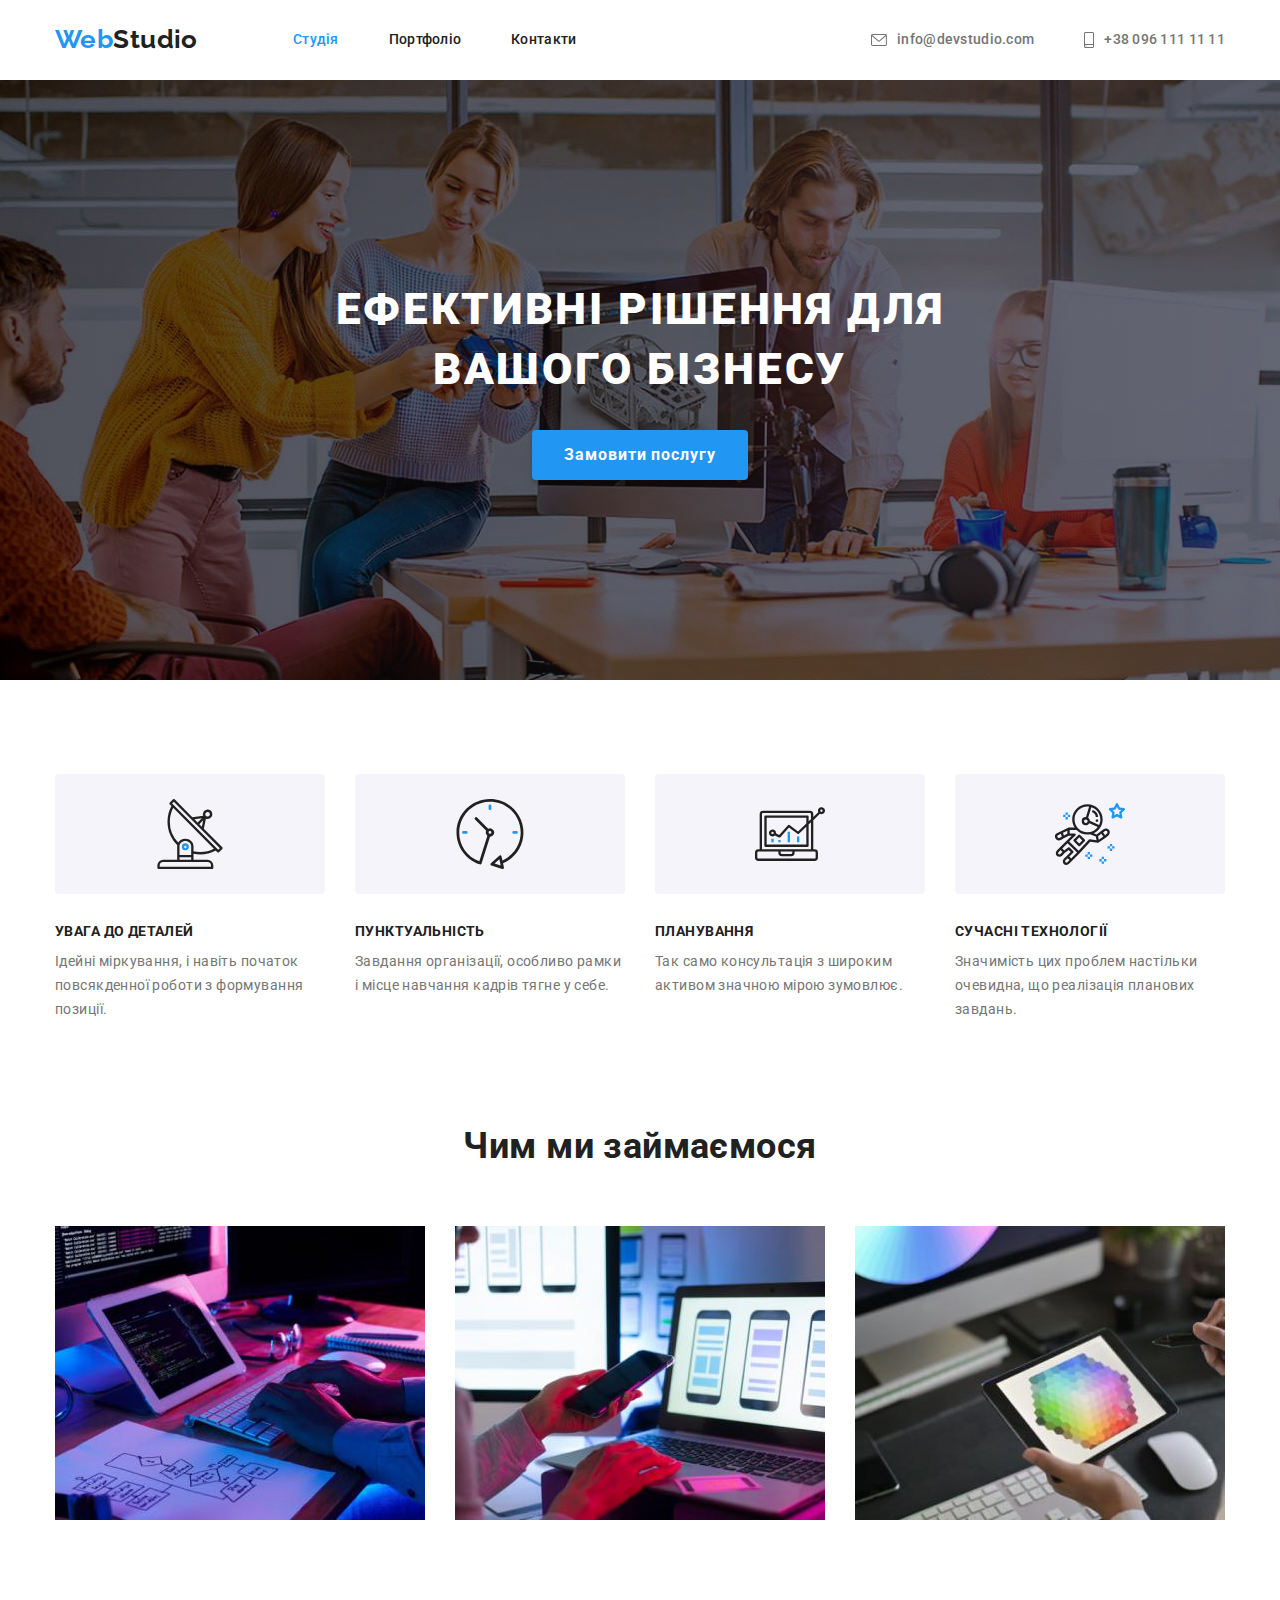
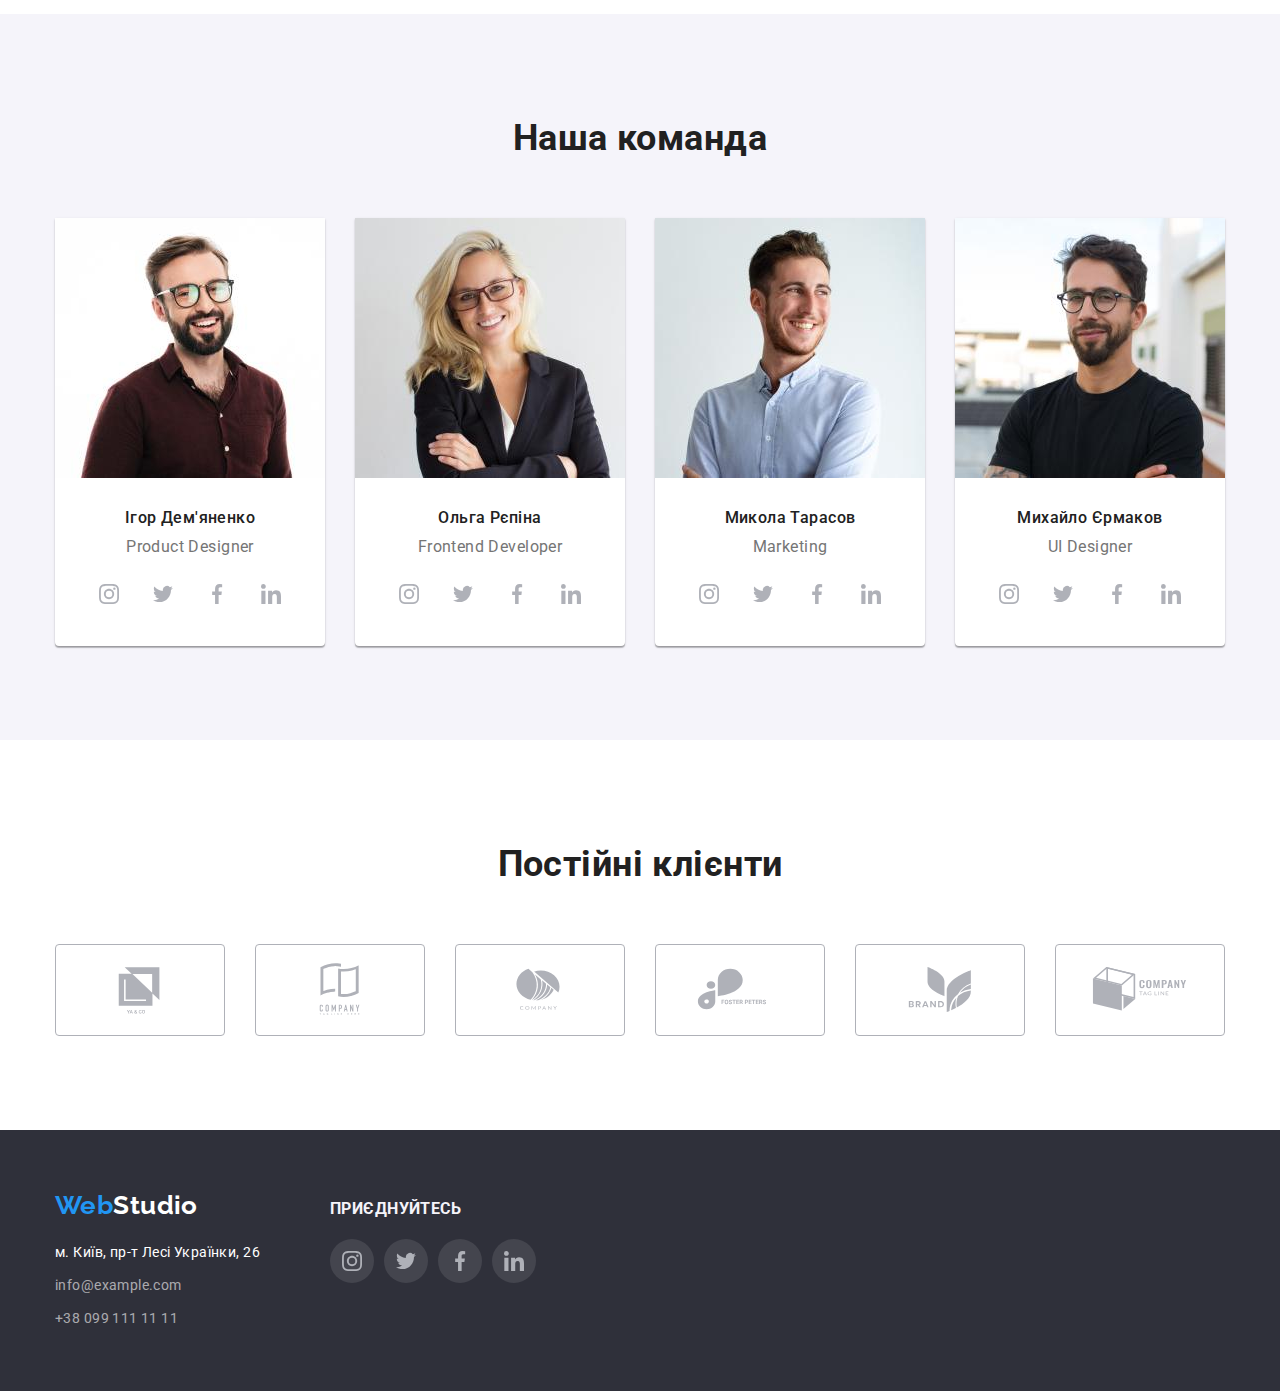
<file: index.html>
<!DOCTYPE html>
<html lang="uk">

<head>
   <meta charset="UTF-8">
   <meta http-equiv="X-UA-Compatible" content="IE=edge">
   <meta name="viewport" content="width=device-width, initial-scale=1.0">
   <title>WebStudio</title>
   <link rel="preconnect" href="https://fonts.googleapis.com">
   <link rel="preconnect" href="https://fonts.gstatic.com" crossorigin>
   <link href="https://fonts.googleapis.com/css2?family=Raleway:wght@700&family=Roboto:wght@400;500;700;900&display=swap" rel="stylesheet">
   <link rel="stylesheet" href="https://cdnjs.cloudflare.com/ajax/libs/modern-normalize/1.1.0/modern-normalize.css">
   <link rel="stylesheet" href="./css/styles.css">
</head>

<body>

   <header>
      <div class="header container">
         <nav class="nav-container">
            <a class="logo-up" href="./index.html" lang="en"><span class="web-logo">Web</span>Studio</a>
            <ul class="navigations list">
               <li class="item"><a class="navigation activity list" href="./index.html">Студія</a></li>
               <li class="item"><a class="navigation list" href="./portfolio.html">Портфоліо</a></li>
               <li class="item"><a class="navigation list" href="#contacts">Контакти</a></li>
            </ul>
         </nav>
         <ul class="up-contact list">
            <li class="item"><a class="up-contacts list" href="mailto:info@devstudio.com">
               <svg class="envelope-icon">
                  <use class="envelope" href="./images/icon.svg#icon-envelope"></use>
               </svg>info@devstudio.com</a></li>
            <li class="item"><a class="up-contacts list" class="tel" href="tel:+380961111111">
               <svg class="smartphone-icon">
                  <use class="smartphone" href="./images/icon.svg#icon-smartphone"></use>
               </svg>+38 096 111 11 11</a></li>
         </ul>
      </div>    
   </header>

   <main>
      <section class="mainbox">
         <h1 class="main">Ефективні рішення для<br>вашого бізнесу</h1>
         <button type="button" class="button">Замовити послугу</button>
      </section>

      <section class="advantage">       
         <div class="container">
            <h2 class="hide">Наші переваги</h2>
            <ul class="advantages list">
               <li class="item">
                  <div class="advantages-block">
                     <svg class="advantages-icon">
                        <use class="antenna" href="./images/icon.svg#icon-antenna"></use>
                     </svg>
                  </div>
                  <h3 class="h3">Увага до деталей</h3>
                  <p class="p">Ідейні міркування, і навіть початок повсякденної роботи з формування позиції.</p>
               </li>
               <li class="item">
                  <div class="advantages-block">
                     <svg class="advantages-icon">
                        <use class="clock" href="./images/icon.svg#icon-clock"></use>
                     </svg>
                  </div> 
                  <h3 class="h3">Пунктуальність</h3>
                  <p class="p">Завдання організації, особливо рамки і місце навчання кадрів тягне у себе.</p>
               </li>
               <li class="item">
                  <div class="advantages-block">
                     <svg class="advantages-icon">
                        <use class="diagram" href="./images/icon.svg#icon-diagram"></use>
                     </svg>
                  </div> 
                  <h3 class="h3">Планування</h3>
                  <p class="p">Так само консультація з широким активом значною мірою зумовлює.</p>
               </li>
               <li class="item">
                  <div class="advantages-block">
                     <svg class="advantages-icon">
                        <use class="astronaut" href="./images/icon.svg#icon-astronaut"></use>
                     </svg>
                  </div> 
                  <h3 class="h3">Сучасні технології</h3>
                  <p class="p">Значимість цих проблем настільки очевидна, що реалізація планових завдань.</p>
               </li>
            </ul>
         </div>      
      </section>

      <section class="work-main">
         <div class="container">
            <h2 class="work">Чим ми займаємося</h2>
            <ul class="work-pics list">
               <li class="item"><img class="image" src="./images/box1.jpg" alt="page1" width="370" height="294"></li>
               <li class="item"><img class="image" src="./images/img.jpg" alt="page2" width="370" height="294"></li>
               <li class="item"><img class="image" src="./images/img1.jpg" alt="page3" width="370" height="294"></li>
            </ul>
         </div>
      </section>

      <section class="team">
         <div class="container">
            <h2 class="h2">Наша команда</h2>
            <ul class="team-comand list">
               <li class="teams">
                  <img class="image" src="./images/img2.jpg" alt="Игорь Демьяненко" width="270" height="260">
                  <div class="comand">
                     <h3 class="h3">Ігор Дем'яненко</h3>
                     <p class="p" lang="en">Product Designer</p>
                     <ul class="list social-networks">
                        <li>
                           <a href="#" class="icon-block">
                              <svg class="team-icon">
                                 <use href="./images/icon.svg#icon-instagram"></use>
                              </svg> 
                           </a> 
                        </li>
                        <li>
                           <a href="#" class="icon-block">
                              <svg class="team-icon">
                                 <use href="./images/icon.svg#icon-twitter"></use>
                              </svg>
                           </a> 
                        </li>
                        <li>
                           <a href="#" class="icon-block">
                              <svg class="team-icon">
                                 <use href="./images/icon.svg#icon-facebook"></use>
                              </svg>
                           </a>
                        </li>
                        <li>
                           <a href="#" class="icon-block">
                              <svg class="team-icon">
                                 <use href="./images/icon.svg#icon-linkedin"></use>
                              </svg>
                           </a> 
                        </li>
                     </ul>
                  </div>
               </li>
               <li class="teams">
                  <img class="image" src="./images/img3.jpg" alt="Ольга Репина" width="270" height="260">
                  <div class="comand">
                     <h3 class="h3">Ольга Рєпіна</h3>
                     <p class="p" lang="en">Frontend Developer</p>
                     <ul class="list social-networks">
                        <li>
                           <a href="#" class="icon-block">
                              <svg class="team-icon">
                                 <use href="./images/icon.svg#icon-instagram"></use>
                              </svg>
                           </a> 
                        </li>
                        <li>
                           <a href="#" class="icon-block">
                              <svg class="team-icon">
                                 <use href="./images/icon.svg#icon-twitter"></use>
                              </svg>
                           </a> 
                        </li>
                        <li>
                           <a href="#" class="icon-block">
                              <svg class="team-icon">
                                 <use href="./images/icon.svg#icon-facebook"></use>
                              </svg>
                           </a> 
                        </li>
                        <li>
                           <a href="#" class="icon-block">
                              <svg class="team-icon">
                                 <use href="./images/icon.svg#icon-linkedin"></use>
                              </svg>
                           </a> 
                        </li>
                     </ul>
                  </div>
               </li>
               <li class="teams">
                  <img class="image" src="./images/img4.jpg" alt="Николай Тарасов" width="270" height="260">
                  <div class="comand">
                     <h3 class="h3">Микола Тарасов</h3>
                     <p class="p" lang="en">Marketing</p>
                     <ul class="list social-networks">
                        <li>
                           <a href="#" class="icon-block">
                              <svg class="team-icon">
                                 <use href="./images/icon.svg#icon-instagram"></use>
                              </svg>
                           </a> 
                        </li>
                        <li>
                           <a href="#" class="icon-block">
                              <svg class="team-icon">
                                 <use href="./images/icon.svg#icon-twitter"></use>
                              </svg>
                           </a> 
                        </li>
                        <li>
                           <a href="#" class="icon-block">
                              <svg class="team-icon">
                                 <use href="./images/icon.svg#icon-facebook"></use>
                              </svg>
                           </a> 
                        </li>
                        <li>
                           <a href="#" class="icon-block">
                              <svg class="team-icon">
                                 <use href="./images/icon.svg#icon-linkedin"></use>
                              </svg>
                           </a> 
                        </li>
                     </ul>
                  </div>
               </li>
               <li class="teams">
                  <img class="image" src="./images/img5.jpg" alt="Михаил Ермаков" width="270" height="260">
                  <div class="comand">
                     <h3 class="h3">Михайло Єрмаков</h3>
                     <p class="p" lang="en">UI Designer</p>
                     <ul class="list social-networks">
                        <li>
                           <a href="#" class="icon-block">
                              <svg class="team-icon">
                                 <use href="./images/icon.svg#icon-instagram"></use>
                              </svg>
                           </a> 
                        </li>
                        <li>
                           <a href="#" class="icon-block">
                              <svg class="team-icon">
                                 <use href="./images/icon.svg#icon-twitter"></use>
                              </svg>
                           </a> 
                        </li>
                        <li>
                           <a href="#" class="icon-block">
                              <svg class="team-icon">
                                 <use href="./images/icon.svg#icon-facebook"></use>
                              </svg>
                           </a> 
                        </li>
                        <li>
                           <a href="#" class="icon-block">
                              <svg class="team-icon">
                                 <use href="./images/icon.svg#icon-linkedin"></use>
                              </svg>
                           </a> 
                        </li>
                     </ul>
                  </div>
               </li>
            </ul>
         </div>
      </section>

      <section class="clients">
         <div class="container">
            <h2 class="h2">Постійні клієнти</h2>
            <ul class="clients-list list">
               <li>
                  <a href="#" class="clients-link">
                     <svg class="clients-icon">
                        <use href="./images/icon.svg#icon-logo6"></use>
                     </svg>
                  </a> 
               </li>
               <li>
                  <a href="#" class="clients-link">
                     <svg class="clients-icon">
                        <use href="./images/icon.svg#icon-logo1"></use>
                     </svg>
                  </a> 
               </li>
               <li>
                  <a href="#" class="clients-link">
                     <svg class="clients-icon">
                        <use href="./images/icon.svg#icon-logo2"></use>
                     </svg>
                  </a> 
               </li>
               <li>
                  <a href="#" class="clients-link">
                     <svg class="clients-icon">
                        <use href="./images/icon.svg#icon-logo3"></use>
                     </svg>
                  </a> 
               </li>
               <li>
                  <a href="#" class="clients-link">
                     <svg class="clients-icon">
                        <use href="./images/icon.svg#icon-logo4"></use>
                     </svg>
                  </a> 
               </li>
               <li>
                  <a href="#" class="clients-link">
                     <svg class="clients-icon">
                        <use href="./images/icon.svg#icon-logo5"></use>
                     </svg>
                  </a> 
               </li>
            </ul>
         </div>
      </section>
   </main>

   <footer class="footer">
      <div class="container footer-container">
         <div class="logo-adress">
            <a class="logo-dawn list" href="./index.html" lang="en" id="contacts"><span class="web-logo">Web</span>Studio</a>
            <address>
               <ul class="footer-adress list">
                  <li class="footer-contact"><a class="adress list" href="https://goo.gl/maps/z82UU6WXsoL5wAdY8" target="_blank"
                        rel="noopener noreferrer">м. Київ, пр-т Лесі Українки, 26</a></li>
                  <li class="footer-contact"><a class="dawn-contacts list" href="mailto:info@example.com">info@example.com</a></li>
                  <li class="footer-contact"><a class="dawn-contacts list" href="tel:+380991111111">+38 099 111 11 11</a></li>
               </ul>
            </address>
         </div>
         <div class="invitation">
            <h3 class="p">приєднуйтесь</h3>
            <ul class="list social-networks">
               <li>
                  <a href="#" class="icon-block">
                     <svg class="team-icon">
                        <use href="./images/icon.svg#icon-instagram"></use>
                     </svg>
                  </a>
               </li>
               <li>
                  <a href="#" class="icon-block">
                     <svg class="team-icon">
                        <use href="./images/icon.svg#icon-twitter"></use>
                     </svg>
                  </a>
               </li>
               <li>
                  <a href="#" class="icon-block">
                     <svg class="team-icon">
                        <use href="./images/icon.svg#icon-facebook"></use>
                     </svg>
                  </a>
               </li>
               <li>
                  <a href="#" class="icon-block">
                     <svg class="team-icon">
                        <use href="./images/icon.svg#icon-linkedin"></use>
                     </svg>
                  </a>
               </li>
            </ul>
         </div>

      </div>
   </footer>

</body>

</html>
</file>
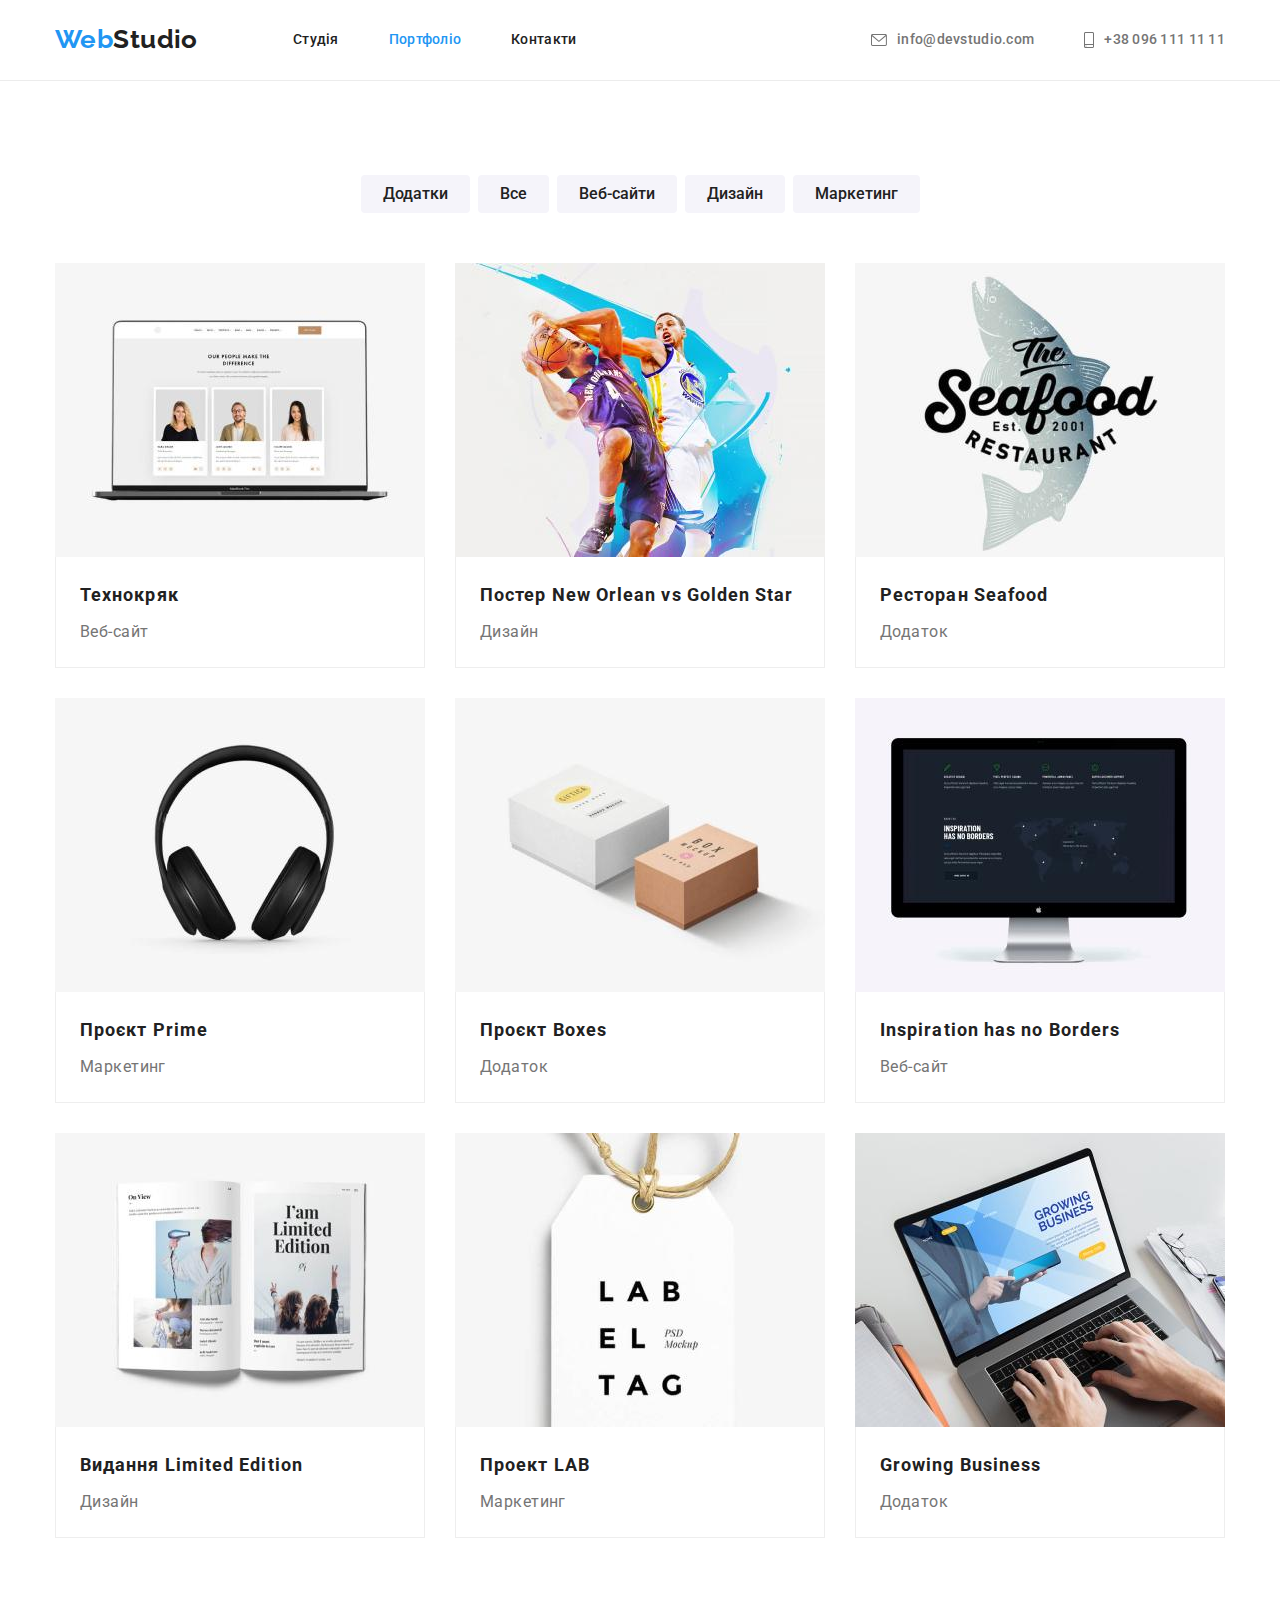
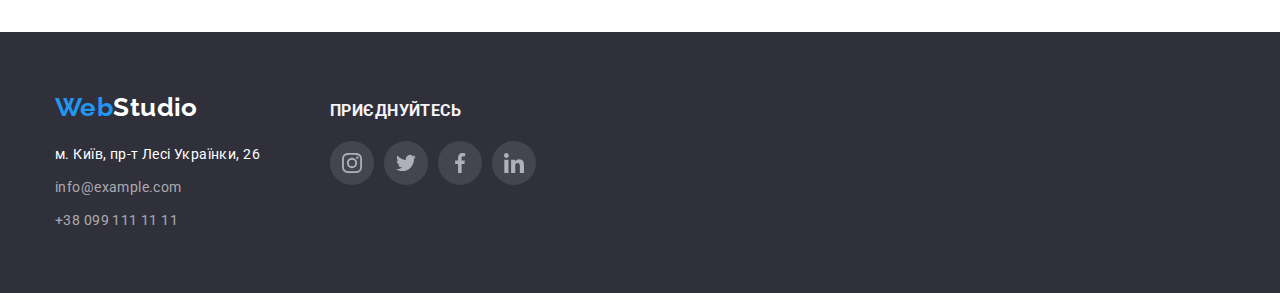
<file: portfolio.html>
<!DOCTYPE html>
<html lang="uk">

<head>
   <meta charset="UTF-8">
   <meta http-equiv="X-UA-Compatible" content="IE=edge">
   <meta name="viewport" content="width=device-width, initial-scale=1.0">
   <title>WebStudio</title>
   <link rel="preconnect" href="https://fonts.googleapis.com">
   <link rel="preconnect" href="https://fonts.gstatic.com" crossorigin>
   <link href="https://fonts.googleapis.com/css2?family=Raleway:wght@700&family=Roboto:wght@400;500;700;900&display=swap" rel="stylesheet">
   <link rel="stylesheet" href="https://cdnjs.cloudflare.com/ajax/libs/modern-normalize/1.1.0/modern-normalize.css">
   <link rel="stylesheet" href="./css/styles.css">
</head>

<body>  
   <header class="header-portfolio">
      <div class="container">
         <nav class="nav-container">
            <a class="logo-up" href="./index.html" lang="en"><span class="web-logo">Web</span>Studio</a>
            <ul class="navigations list">
               <li class="item"><a class="navigation list" href="./index.html">Студія</a></li>
               <li class="item"><a class="navigation activity list" href="./portfolio.html">Портфоліо</a></li>
               <li class="item"><a class="navigation list" href="#contacts">Контакти</a></li>
            </ul>
         </nav>
         <ul class="up-contact list">
            <li class="item"><a class="up-contacts list" href="mailto:info@devstudio.com">
               <svg class="envelope-icon">
                  <use class="envelope" href="./images/icon.svg#icon-envelope"></use>
               </svg>info@devstudio.com</a></li>
            <li class="item"><a class="up-contacts list" class="tel" href="tel:+380961111111">
               <svg class="smartphone-icon">
                  <use class="smartphone" href="./images/icon.svg#icon-smartphone"></use>
               </svg>+38 096 111 11 11</a></li>
         </ul>
      </div>
   </header>
   
   <main>
      <section class="portfolio-section">
         <div class="container">
            <h1 class="hide">Наші роботи</h1>
            <ul class="portfolio-btns list">
               <li><button  type="button" class="button-portfolio">Додатки</button></li>
               <li><button  type="button" class="button-portfolio">Все</button></li>
               <li><button  type="button" class="button-portfolio">Веб-сайти</button></li>
               <li><button  type="button" class="button-portfolio">Дизайн</button></li>
               <li><button  type="button" class="button-portfolio">Маркетинг</button></li>
            </ul>
            
            <ul class="portfolio-examples list">
               <li>
                  <a class="example list" href="#">
                     <img src="./images/tehnokryak.jpg" alt="екран ноутбука з відображенням трьох членів команди технокряк"
                        width="370" height="294">
                     <div class="card-text">
                        <h2 class="h2">Технокряк</h2>
                        <p class="p">Веб-сайт</p>
                     </div>
                  </a>
               </li>
               <li>
                  <a class="example list" href="#">
                     <img src="./images/nogs.jpg" alt="баскетболіст голден стар у прижку робить блок-шот гравцю нового орлеану"
                        width="370" height="294">
                     <div class="card-text">
                        <h2 class="h2">Постер <span lang="en">New Orlean vs Golden Star</span></h2>
                        <p class="p">Дизайн</p>
                     </div>
                  </a>
               </li>
               <li>
                  <a class="example list" href="#">
                     <img src="./images/seafood.jpg" alt="назва  ресторану сифуд на фоні зображення риби" width="370" height="294">
                     <div class="card-text">
                        <h2 class="h2">Ресторан <span lang="en">Seafood</span></h2>
                        <p class="p">Додаток</p>
                     </div>
                  </a>
               </li>
               <li>
                  <a class="example list" href="#">
                     <img src="./images/prime.jpg" alt="чорні вакуумні навушники" width="370" height="294">
                     <div class="card-text">
                        <h2 class="h2">Проєкт <span lang="en">Prime</span></h2>
                        <p class="p">Маркетинг</p>
                     </div>
                  </a>
               </li>
               <li>
                  <a class="example list" href="#">
                     <img src="./images/boxes.jpg" alt="біла та бєжева картонні коробки з написами на верзніх кришках" width="370"
                        height="294">
                     <div class="card-text">
                        <h2 class="h2">Проєкт <span lang="en">Boxes</span></h2>
                        <p class="p">Додаток</p>
                     </div>
                  </a>
               </li>
               <li>
                  <a class="example list" href="#">
                     <img src="./images/borders.jpg"
                        alt="екран моноблоку єпл з відображеною на ньому сторінкою сайту інспірешн хез ноу бордерс" width="370"
                        height="294">
                     <div class="card-text">
                        <h2 class="h2" lang="en">Inspiration has no Borders</h2>
                        <p class="p">Веб-сайт</p>
                     </div>
                  </a>
               </li>
               <li>
                  <a class="example list" href="#">
                     <img src="./images/limedition.jpg" alt="розгортка журналу лімітед едішн з картинками та текстом" width="370"
                        height="294">
                     <div class="card-text">
                        <h2 class="h2">Видання <span lang="en">Limited Edition</span></h2>
                        <p class="p">Дизайн</p>
                     </div>
                  </a>
               </li>
               <li>
                  <a class="example list" href="#">
                     <img src="./images/lab.jpg" alt="біла бірка з написом лаб ел таг" width="370" height="294">
                     <div class="card-text">
                        <h2 class="h2">Проект <span lang="en">LAB</span></h2>
                        <p class="p">Маркетинг</p>
                     </div>
                  </a>
               </li>
               <li>
                  <a class="example list" href="#">
                     <img src="./images/gbusiness.jpg"
                        alt="відкритий ноутбук із відображенням на екрані сторінки сайту гровін бізнес" width="370" height="294">
                     <div class="card-text">
                        <h2 class="h2" lang="en">Growing Business</h2>
                        <p class="p">Додаток</p>
                     </div>
                  </a>
               </li>
            </ul>
         </div>
         
      </section> 
   </main>

   <footer class="footer">
      <div class="container footer-container">
         <div class="logo-adress">
            <a class="logo-dawn list" href="./index.html" lang="en" id="contacts"><span
                  class="web-logo">Web</span>Studio</a>
            <address>
               <ul class="footer-adress list">
                  <li class="footer-contact"><a class="adress list" href="https://goo.gl/maps/z82UU6WXsoL5wAdY8"
                        target="_blank" rel="noopener noreferrer">м. Київ, пр-т Лесі Українки, 26</a></li>
                  <li class="footer-contact"><a class="dawn-contacts list"
                        href="mailto:info@example.com">info@example.com</a></li>
                  <li class="footer-contact"><a class="dawn-contacts list" href="tel:+380991111111">+38 099 111 11 11</a>
                  </li>
               </ul>
            </address>
         </div>
         <div class="invitation">
            <h3 class="p">приєднуйтесь</h3>
            <ul class="list social-networks">
               <li>
                  <a href="#" class="icon-block">
                     <svg class="team-icon">
                        <use href="./images/icon.svg#icon-instagram"></use>
                     </svg>
                  </a>
               </li>
               <li>
                  <a href="#" class="icon-block">
                     <svg class="team-icon">
                        <use href="./images/icon.svg#icon-twitter"></use>
                     </svg>
                  </a>
               </li>
               <li>
                  <a href="#" class="icon-block">
                     <svg class="team-icon">
                        <use href="./images/icon.svg#icon-facebook"></use>
                     </svg>
                  </a>
               </li>
               <li>
                  <a href="#" class="icon-block">
                     <svg class="team-icon">
                        <use href="./images/icon.svg#icon-linkedin"></use>
                     </svg>
                  </a>
               </li>
            </ul>
         </div>

      </div>
   </footer>
</body>

</html>
</file>
<file: css/styles.css>
:root {
   --main-text-color: #757575;
   --header-color: #212121;
   --main-header-color: #FFFFFF;
   --buttons-accent-color: #2196F3;
   --background-color-footer: #2F303A;
   --background-color-teem: #F5F4FA;
   --main-btn-accent-color: #188CE8; 
   --bgc: #C4C4C4;
   --bglg:rgba(47, 48, 58, 0.4);
   --team-icon-color: #AFB1B8;
}

body {
   font-family: 'Roboto', sans-serif;
   color: var(--main-text-color);
   background-color: var(--main-header-color);
   letter-spacing: 0.03em;
   font-size: 14px;
   line-height: 1.71;
}

.list {
   list-style: none;
   text-decoration: none;
}

.container {
   width: 1200px;
   padding-left: 15px;
   padding-right: 15px;
   margin-left: auto;
   margin-right: auto;
}

/* header */

.header {
   display: flex;
   align-items: center;
}
.nav-container {
   display: flex;
}
.logo-up,
.logo-dawn {
   min-width: 145px;
   font-family: 'Raleway', sans-serif;
   font-weight: 700;
   font-size: 26px;
   line-height: 1.19;
   text-decoration: none;
}

.logo-up {
   padding-top: 24px;
   padding-bottom: 25px;
   color: var(--header-color);  
}

.navigations {
   display: flex;
   align-items: center;
   margin: 0 0 0 93px;
   padding: 0;
}

.navigations .item + .item,
.up-contact .item + .item {
   margin-left: 50px;
}

.navigation,
.up-contacts {
   padding-top: 31px;
   padding-bottom: 31px;
   font-weight: 500; 
   letter-spacing: 0.02em;
   line-height: 1.14;
}

.navigation {
   color: var(--header-color);
}

.web-logo,
.activity {
   color: var(--buttons-accent-color);
}

.up-contact {
   margin: 0 0 0 auto;
   padding-left: 0;
   display: flex;
}

.up-contacts {
   display: flex;
   align-items: center;
   color: inherit;
   color: var(--main-text-color);
}

.envelope-icon,
.smartphone-icon {
   margin-right: 10px;
}

.envelope-icon {
   width: 16px;
   height: 12px; 
}

.envelope,
.smartphone {
   fill: currentColor;
}

.smartphone-icon {
   width: 10px;
   height: 16px;
}

/* hero */

 .mainbox { 
   height: 600px;
   max-width: 1600px; 
   margin-left: auto;
   margin-right: auto;
   text-align: center;
   padding-top: 200px;
   padding-bottom: 200px;
   background-image: linear-gradient(
      to right,
      rgb(0, 0, 0, 0.4),
      rgba(47, 48, 58, 0.4)
   ), url(../images/mainimg.jpg);
   background-color: var(--bgc);
   background-repeat: no-repeat;
   background-size: cover;
   background-position: center;
}

.main {
   margin: 0 0 30px 0;
   font-weight: 900;
   font-size: 44px;
   line-height: 1.36;
   letter-spacing: 0.06em;
   text-transform: uppercase;
   color: var(--main-header-color)
   
}

.button {
   padding: 10px 32px;
   font-family: inherit;
   font-weight: 700;
   font-size: 16px;
   line-height: 1.88;
   letter-spacing: 0.06em;
   color: var(--main-header-color);
   background-color: var(--buttons-accent-color);
   border: none;
   box-shadow: 0px 4px 4px rgba(0, 0, 0, 0.15);
   border-radius: 4px;
   cursor: pointer;
}

.button:hover, 
.button:focus {
   background-color: var(--main-btn-accent-color);
}

/* advantages */

.hide {
   position: absolute;
   width: 1px;
   height: 1px;
   margin: -1px;
   border: 0;
   padding: 0;
   
   white-space: nowrap;
   clip-path: inset(100%);
   clip: rect(0 0 0 0);
   overflow: hidden;
}

.advantage {
   padding-top: 94px;
   padding-bottom: 94px;
}

.advantages {
   display: flex;
   padding: 0;
   margin: 0;
}

.advantages > .item + .item {
   margin-left: 30px;
}

.advantages > .item {
   width: 270px;
}

.advantages .h3 {
   font-weight: 700;
   font-size: 14px;
   line-height: 1.14;
   text-transform: uppercase;
   color: var(--header-color);
   margin-top: 0;
   margin-bottom: 10px;
}
.advantages .p {
   margin: 0;
}

.advantages-block {
   min-height: 120px;
   display: flex;
   justify-content: center;
   align-items: center;
   background-color: #F5F4FA;
   border-radius: 4px;
   margin-bottom: 30px;
}

.advantages-icon {
   height: 70px;
   width: 70px;
}


/* work */

.work-main {
   padding-bottom: 94px;
}

.work {
   margin: 0 0 50px 0;
   text-align: center;
}

.work-pics {
   display: flex;
   padding: 0;
   margin: 0;
}

.image {
   display: block;
}

.work-pics > .item + .item {
   margin-left: 30px;
}

/* teem */

.team {
   background: var(--background-color-teem);
   padding-top: 94px;
   padding-bottom: 94px;
}

.team .h2 {
   text-align: center;
   margin: 0 0 50px 0;
}

.teams {
   background-color: var(--main-header-color);
   box-shadow: 0px 1px 3px rgba(0, 0, 0, 0.12), 0px 1px 1px rgba(0, 0, 0, 0.14), 0px 2px 1px rgba(0, 0, 0, 0.2);
   border-radius: 0px 0px 4px 4px;
}

.work,
.team .h2,
.clients .h2 {
   font-weight: 700;
   font-size: 36px;
   line-height: 1.67;
   color: var(--header-color);
}

.team-comand {
   display: flex;
   padding: 0;
   margin: 0;
}

.team-comand .teams + .teams {
   margin-left: 30px;
} 

.team-comand .image {
   display: block;
}

.comand {
   padding-top: 30px;
   padding-bottom: 30px;
   text-align: center;
}

.teams .h3 {
   font-weight: 500;
   font-size: 16px;
   line-height: 1.19;
   color: var(--header-color);
   margin: 0 0 10px 0;
}

.teams .p {
   font-size: 16px;
   line-height: 1.19;
   margin: 0;
}

.social-networks {
   display: flex;
   justify-content: center;
   align-items: center;
   margin-top: 16px;
   gap: 10px;
   padding: 0;
}

.icon-block {
   display: flex;
   align-items: center;
   justify-content: center;
   width: 44px;
   height: 44px; 
   fill: var(--team-icon-color);
}

.team-icon {
   width: 20px;
   height: 20px;
}

.icon-block:hover,
.icon-block:focus { 
   fill: var(--background-color-teem);  
   border-radius: 50%;
   background-color: var(--buttons-accent-color);
}

/* clients */

.clients {
   padding-top: 94px;
   padding-bottom: 94px;
}

.clients .h2 {
   text-align: center;
   margin-top: 0;
   margin-bottom: 50px;
}

.clients-list {
   display: flex;
   align-items: center;
   justify-content: center;
   gap: 30px;
   padding: 0;
   margin: 0 auto;
   
}

.clients-link {
   width: 170px;
   height: 92px;
   display: flex;
   justify-content: center;
   align-items: center;
   border: 1px solid var(--team-icon-color);
   border-radius: 4px;   
   fill: var(--team-icon-color);
}
 
.clients-icon {
   width: 106px;
   height: 60px;
}

.clients-link:hover,
.clients-link:focus {
   fill: var(--buttons-accent-color);
   border-color: var(--buttons-accent-color);
}

/* footer */

.footer {
   background-color: var(--background-color-footer);
   padding-top: 60px;
   padding-bottom: 60px;
}

.footer-container {
   display: flex;
   align-items: baseline;
}

.logo-adress {
   margin-right: 70px;
}

.logo-dawn {
   color: var(--main-header-color);  
   margin-bottom: 20px;
   display: block;
}

.footer-adress {
   margin: 0;
   padding: 0;
}
.adress,
.dawn-contacts {
   font-style: normal;
}

.adress {
   color: var(--main-header-color);
}

.dawn-contacts {
   color: rgba(255, 255, 255, 0.6);
}

.footer-contact {
   display: block;
}
.footer-contact:not(:last-child) {
   margin-bottom: 9px;
}

.invitation .p {
   text-transform: uppercase;
   color: var(--background-color-teem);
   font-weight: 700;
   line-height: 1.14;
   margin-top: 0;
   margin-bottom: 20px;
}

.invitation .social-networks {
   margin: 0;
}
.invitation .icon-block {
   border-radius: 50%;
   background: #FFFFFF1A;
}

.invitation .icon-block:hover,
.invitation .icon-block:focus {
   background-color: var(--buttons-accent-color);
   border-radius: 50%;
}

/* paga 2 portfolio */

.header-portfolio {
   border-bottom: 1px solid #ECECEC;
}

.header-portfolio > .container {
   display: flex;
   align-items: center;
}

.portfolio-section {
   padding: 94px 0 94px 0;
}

.portfolio-btns {
   display: flex;
   justify-content: center;
   margin: 0 0 50px 0;
   padding: 0;
   gap: 8px;
}
   
.portfolio-btns .button-portfolio {
   font-family: inherit;
   font-weight: 500;
   font-size: 16px;
   line-height: 1.62;
   color: var(--header-color);
   cursor: pointer;
   background: var(--background-color-teem);
   border-radius: 4px;
   border: none;
   padding: 6px 22px;
}

.portfolio-examples {
   display: flex;
   flex-wrap: wrap; 
   margin: 0; 
   padding: 0;
   gap: 30px; 
}

.example {
   display: block;
}

.example img {
   display: block;
}

.example .h2 {
   font-weight: 700;
   font-size: 18px;
   line-height: 2;
   letter-spacing: 0.06em;
   color: var(--header-color);
   margin: 0 0 4px 0;
}

.example .p {
   font-size: 16px;
   line-height: 1.88;
   color: var(--main-text-color);
   margin: 0;
}

.example .card-text {
   padding: 20px 24px;
}

.card-text {
   border: 1px solid #EEEEEE;
   border-top: none;
}

.navigation:hover,
.navigation:focus,
.up-contacts:hover,
.up-contacts:focus,
.adress:hover,
.adress:focus,
.dawn-contacts:hover,
.dawn-contacts:focus,
.envelope:hover,
.envelope:focus,
.smartphone:hover,
.smartphone:focus {
   color: var(--buttons-accent-color);
   fill: var(--buttons-accent-color);
}

.button-portfolio:hover,
.button-portfolio:focus {
   background-color: var(--buttons-accent-color);
   color: var(--main-header-color);
   box-shadow: 0px 3px 1px rgba(0, 0, 0, 0.1), 0px 1px 2px rgba(0, 0, 0, 0.08), 0px 2px 2px rgba(0, 0, 0, 0.12);
}

.example:hover,
.example:focus {
   box-shadow: 0px 1px 1px rgba(0, 0, 0, 0.12), 0px 4px 4px rgba(0, 0, 0, 0.06), 1px 4px 6px rgba(0, 0, 0, 0.16);
}
</file>
